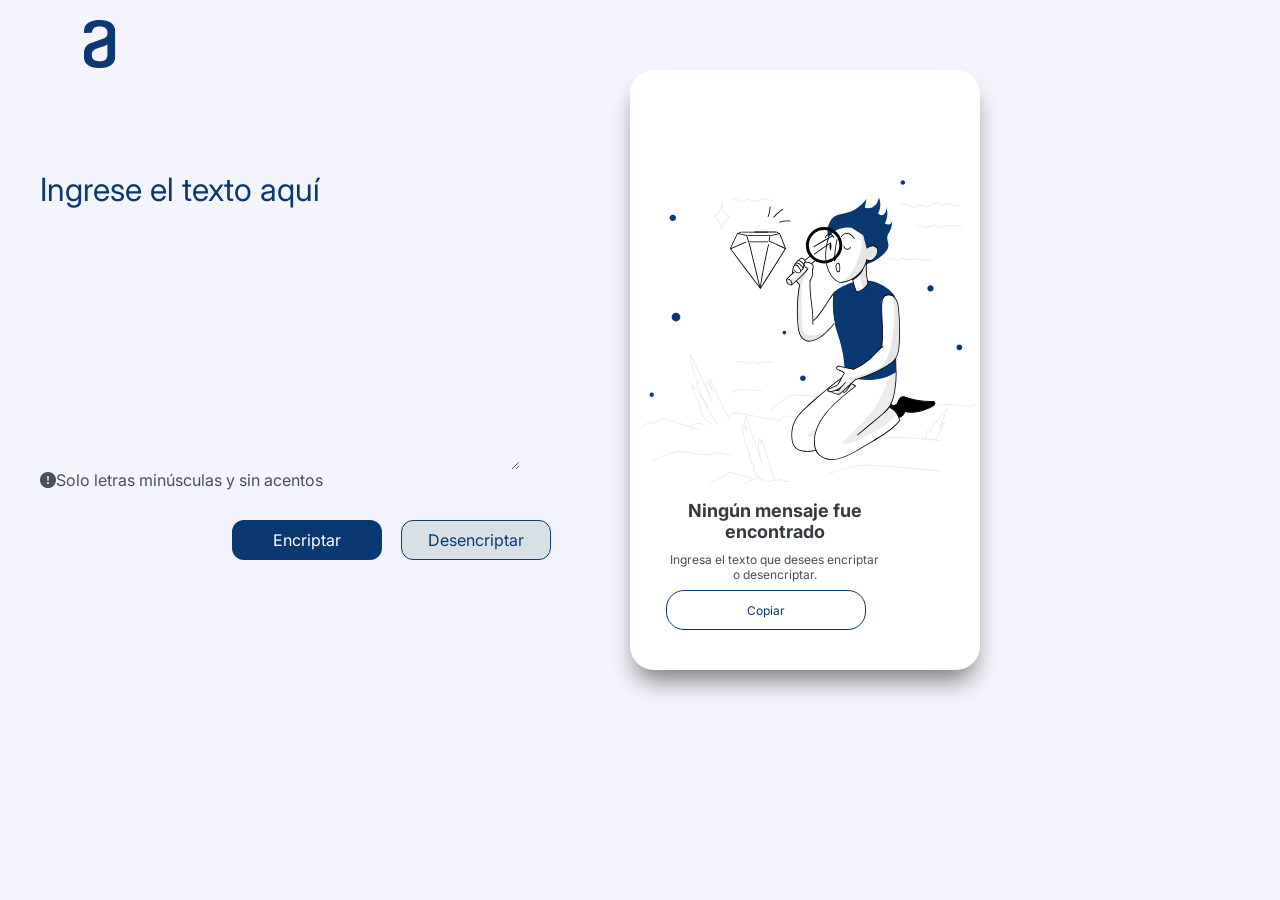
<file: index.html>
<!DOCTYPE html>
<html lang="es">
<head>
    <meta charset="UTF-8">
    <meta http-equiv="X-UA-Compatible">    
    <meta name="viewport" content="width=device-width, initial-scale=1.0">
    <link rel="stylesheet" href="style.css">
    <link rel="preconnect" href="https://fonts.googleapis.com">
    <link rel="preconnect" href="https://fonts.gstatic.com" crossorigin>
    <link href="https://fonts.googleapis.com/css2?family=Inter:wght@300&display=swap" rel="stylesheet">
    <title>Encriptador</title>
</head>
<body>
    <header class="logo">
        <img src="Imagenes/Logo.svg" alt="Logo del encriptador">
    </header>
    <main>
        <section class="parte1">
            <div class="contenedor-caja-texto">
                <textarea placeholder="Ingrese el texto aquí" class="caja-texto"></textarea>
            </div>
            <div class="alerta">
                <img src="Imagenes/alerta.svg" alt="Logo de alerta">
                <p>Solo letras minúsculas y sin acentos</p>
            </div>
            <div class="botones">
                <input type="button" class="boton-encriptar" value="Encriptar">
                <input type="button" class="boton-desencriptar" value="Desencriptar">
            </div>
        </section>
        <section class="parte2">
            <div class="ilustracion">
                <img src="Imagenes/Muñeco.svg" alt="ilustración">
            </div>
            <div class="parrafo">
                <h3>Ningún mensaje fue <br> encontrado</h3>
                <p>Ingresa el texto que desees encriptar <br> o desencriptar.</p>
            </div>
            <div class="copiar">
                <input type="button" class="boton-copiar" value="Copiar">
            </div>
            <div class="resultado">
                <p class="texto-resultado"></p>
            </div>

        </section>
    </main>
    <script src="Script.js"></script>
</body>
</html>
</file>
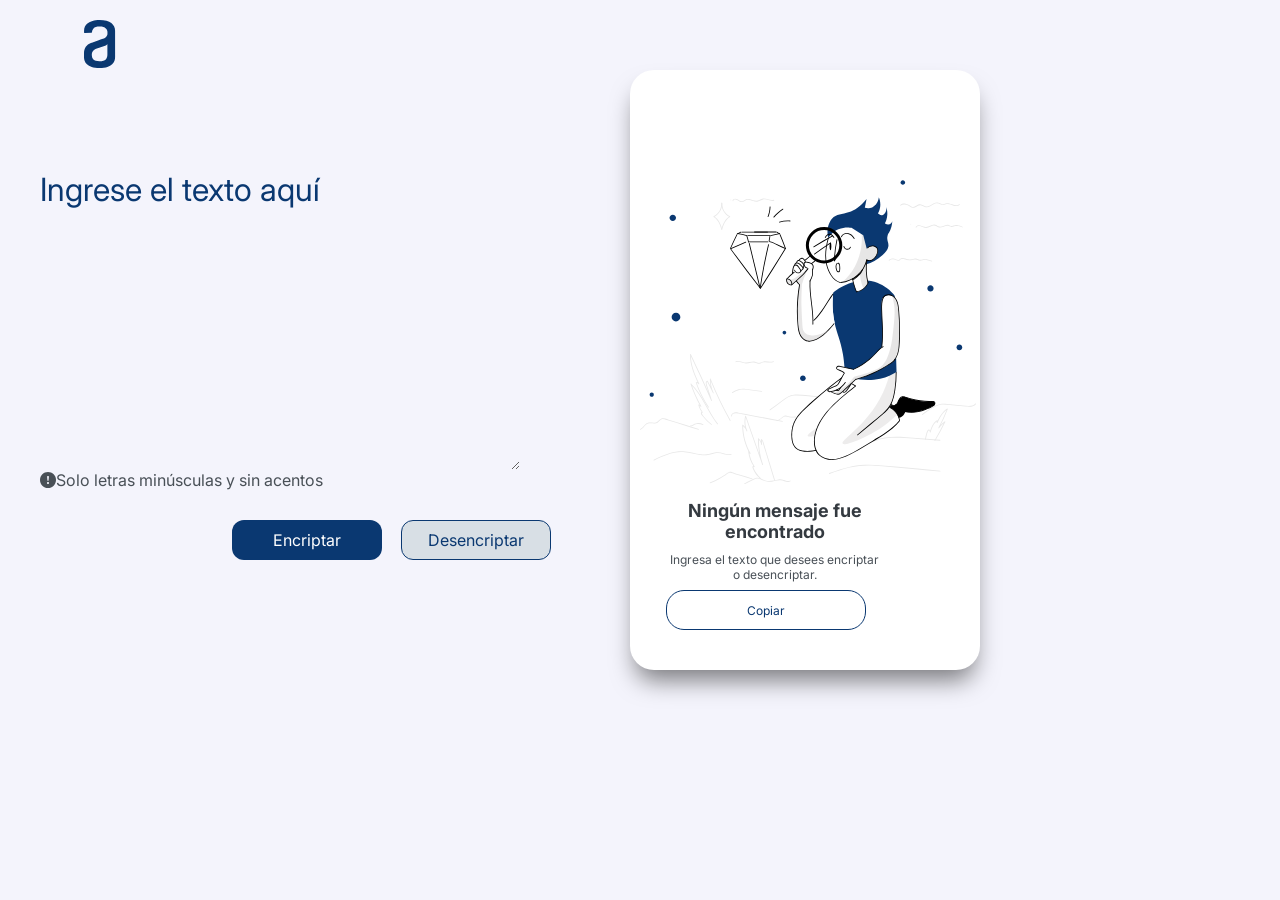
<file: challenge.html>
<!DOCTYPE html>
<html lang="es">
<head>
    <meta charset="UTF-8">
    <meta http-equiv="X-UA-Compatible">    
    <meta name="viewport" content="width=device-width, initial-scale=1.0">
    <link rel="stylesheet" href="/style.css">
    <link rel="preconnect" href="https://fonts.googleapis.com">
    <link rel="preconnect" href="https://fonts.gstatic.com" crossorigin>
    <link href="https://fonts.googleapis.com/css2?family=Inter:wght@300&display=swap" rel="stylesheet">
    <title>Encriptador</title>
</head>
<body>
    <header class="logo">
        <img src="Imagenes/Logo.svg" alt="Logo del encriptador">
    </header>
    <main>
        <section class="parte1">
            <div class="contenedor-caja-texto">
                <textarea placeholder="Ingrese el texto aquí" class="caja-texto"></textarea>
            </div>
            <div class="alerta">
                <img src="Imagenes/alerta.svg" alt="Logo de alerta">
                <p>Solo letras minúsculas y sin acentos</p>
            </div>
            <div class="botones">
                <input type="button" class="boton-encriptar" value="Encriptar">
                <input type="button" class="boton-desencriptar" value="Desencriptar">
            </div>
        </section>
        <section class="parte2">
            <div class="ilustracion">
                <img src="Imagenes/Muñeco.svg" alt="ilustración">
            </div>
            <div class="parrafo">
                <h3>Ningún mensaje fue <br> encontrado</h3>
                <p>Ingresa el texto que desees encriptar <br> o desencriptar.</p>
            </div>
            <div class="copiar">
                <input type="button" class="boton-copiar" value="Copiar">
            </div>
            <div class="resultado">
                <p class="texto-resultado"></p>
            </div>

        </section>
    </main>
    <script src="Script.js"></script>
</body>
</html>
</file>
<file: style.css>
*{
    margin: 0;
    padding: 0;
    font-family: 'Inter', sans-serif;
}

body{
    background-color: #f4f4fc;
}

header{
    width: 100%;
    height: 70px;
}

.logo{
    width: 100px;
    height: 50px;
    padding-top: 20px;
    padding-left: 40px;
}

main{
    position: absolute;
    width: 100%;
    height: 90%;
    display: flex;
    justify-content: space-between;
}

.contenedor-caja-texto{
    position: absolute;
    left: 10px;
    top: 40px;
    padding-left: 20px;
    width: 480px;
    height: 300px;    
}

.caja-texto{
    position: absolute;
    left: 10px;
    top: 60px;
    padding-left: 20px;
    width: 480px;
    height: 300px;
    background-color: #f4f4fc;
    cursor: pointer;
    border: none;
    font-size: 32px;
    font-weight: 400;
    font-family: 'Inter', sans-serif;
}

.caja-texto::placeholder{
    color: #0a3871;
}

.alerta{
    position: absolute;
    top: 400px;
    left: 40px;
    display: flex;
    color: #495057;
    font-family: 'Inter', sans-serif;
}

.botones{
    position: absolute;
    top: 440px;
    left: 40px;
    padding-left: 15%;
    padding-top: 10px;    
}

.boton-encriptar{
    width: 150px;
    height: 40px;
    border-radius: 12px;
    background-color: #0a3871;
    color: #ffffff;
    font-size: 16px;
    font-weight: 400;
    border: none;
    font-family: 'Inter', sans-serif;      
    margin-right: 15px;
    cursor: pointer;
}

.boton-desencriptar{
    width: 150px;
    height: 40px;
    border-radius: 12px;
    background-color: #d8dfe5;
    color: #0a3871;
    font-size: 16px;
    font-weight: 400;
    border: 1px solid #0a3871;
    font-family: 'Inter', sans-serif;      
    margin-right: 15px;
    cursor: pointer;
}

.parte2{
    display: block;
    position: relative;
    width: 350px;
    height: 600px;
    right: 300px;
    padding-right: 50px;
    background-color: #ffffff;
    box-sizing: border-box;
    border-radius: 24px;
    box-shadow: 0 16px 24px -6px rgba(0, 0, 0, 0.5);
}

.ilustracion{
    position: absolute;
    left: 10px;
    top: 80px;
    box-sizing: border-box;
    padding-top: 30px;
}

.parrafo{
    position: absolute;
    box-sizing: border-box;
    top: 430px;
    left: 40px;
}

.parrafo h3{
    font-size: 18px;
    font-weight: 700;
    font-family: 'Inter', sans-serif;
    text-align: center;
    color: #343a40;
}

.parrafo p{
    font-family: 'Inter', sans-serif;
    font-weight: 400;
    font-size: 12px;
    text-align: center;
    color: #495057;
    padding-top: 10px;
}

.copiar{
    display: flex;
    position: absolute;
    bottom: 40px;
    top: 520px;
    padding-left: 40px;
}

.boton-copiar{
    width: 200px;
    height: 40px;
    border-radius: 18px;
    background-color: #ffffff;
    color: #0a3871;
    font-size: 12px;
    font-weight: 400;
    font-family: 'Inter', sans-serif;
    border: 1px solid #0a3871;
    cursor: pointer;
    position: relative;
    top: 0px;
    right: 4px;
}

.resultado{
    position: absolute;
    bottom: 330px;
    width: 220px;
    height: 199px;
    padding: 0;
    box-sizing: border-box;
    margin-left: 15px;
}

.resultado p{
    color: #495057;
    font-size: 40px;
}

.ocultar{
    display: none;
}
</file>
